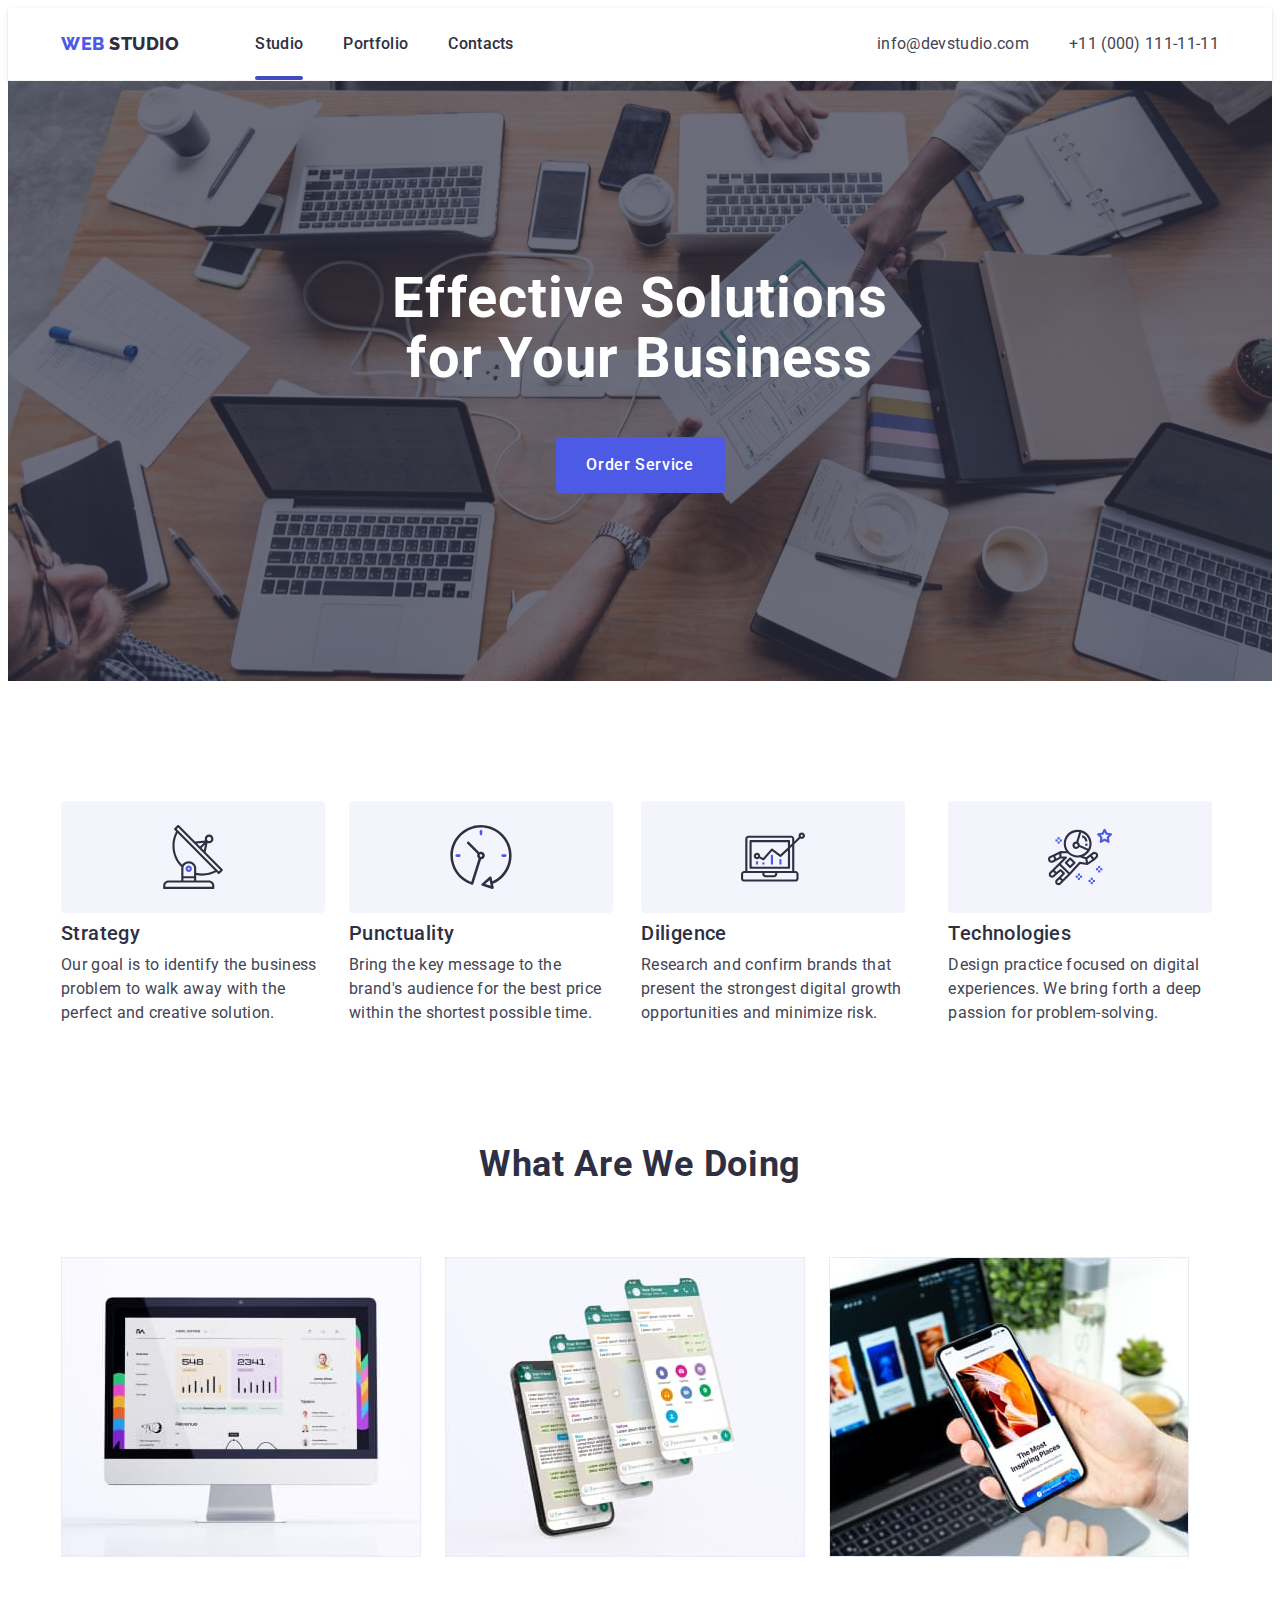
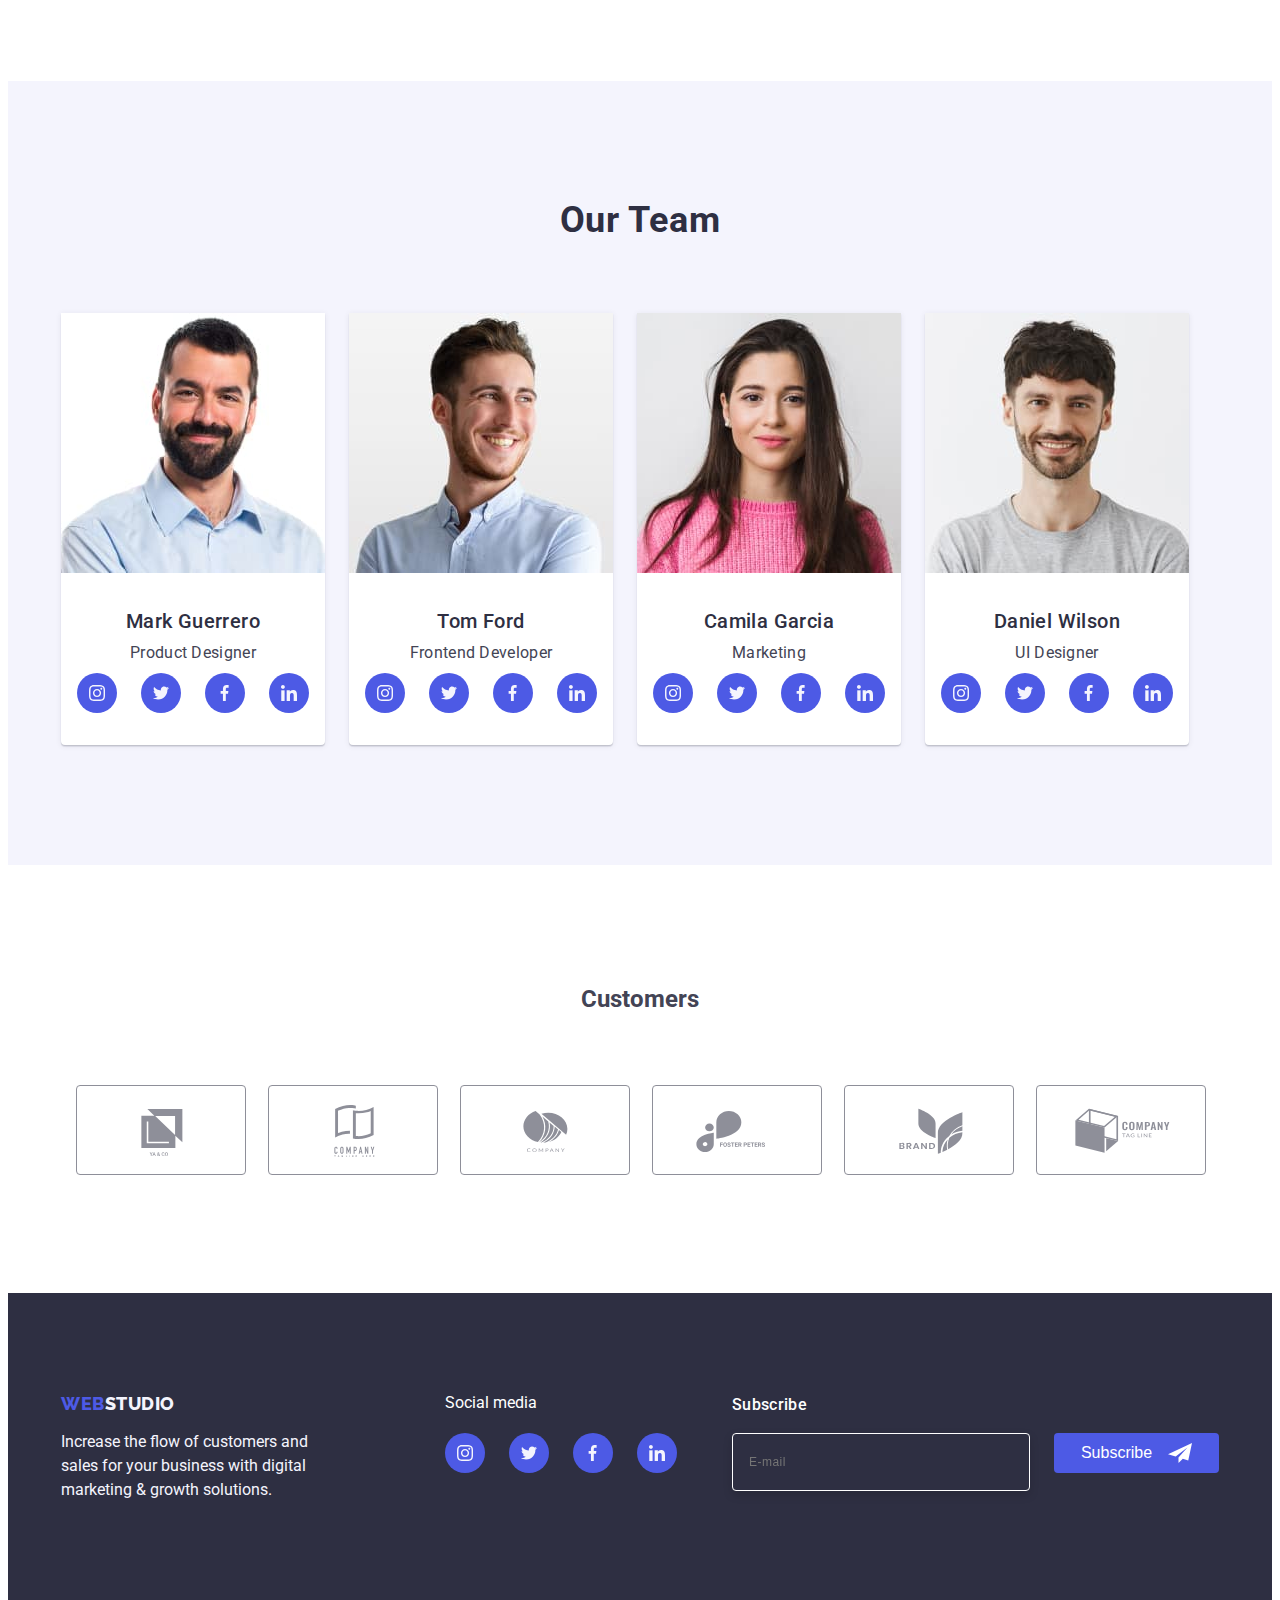
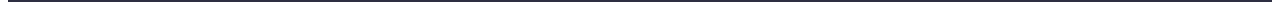
<file: index.html>
<!DOCTYPE html>
<html lang="en">
  <head>
    <meta charset="UTF-8" />
    <meta http-equiv="X-UA-Compatible" content="IE=edge" />
    <meta name="viewport" content="width=device-width, initial-scale=1.0" />
    <title>Studio</title>
    <link rel="preconnect" href="https://fonts.googleapis.com" />
    <link rel="preconnect" href="https://fonts.gstatic.com" crossorigin />
    <link
      href="https://fonts.googleapis.com/css2?family=Raleway:wght@600;800&family=Roboto:wght@400;500;700;900&display=swap"
      rel="stylesheet"
    />
    <link
      rel="stylesheet"
      href="https://cdnjs.cloudflare.com/ajax/libs/modern-normalize/1.1.0/modern-normalize.min.css"
      integrity="sha512-wpPYUAdjBVSE4KJnH1VR1HeZfpl1ub8YT/NKx4PuQ5NmX2tKuGu6U/JRp5y+Y8XG2tV+wKQpNHVUX03MfMFn9Q=="
      crossorigin="anonymous"
      referrerpolicy="no-referrer"
    />
    <link rel="stylesheet" href="./css/styles.css" />
  </head>
  <body>
    <header class="header">
      <div class="container main-nav">
        <nav class="main-nav">
          <a class="header-logo link" href="./index.html"
            >Web <span class="second-color">Studio</span></a
          >
          <ul class="header-site list main-nav">
            <li class="site-nav">
              <a class="menu link" href="./index.html">Studio</a>
            </li>
            <li class="site-nav">
              <a class="link" href="./portfolio.html">Portfolio</a>
            </li>
            <li class="site-nav">
              <a class="link" href="">Contacts</a>
            </li>
          </ul>
        </nav>
        <address class="contacts main-nav">
          <ul class="header-wrap list main-nav">
            <li class="site-nav">
              <a class="link" href="mailto:info@devstudio.com"
                >info@devstudio.com</a
              >
            </li>
            <li class="site-nav">
              <a class="link" href="tel:+110001111111">+11 (000) 111-11-11</a>
            </li>
          </ul>
        </address>
      </div>
    </header>
    <main>
      <!-- Section 1 -->
      <section class="section-info">
        <h1 class="caption">Effective Solutions for Your Business</h1>
        <button class="main-button" type="button" data-modal-open>
          Order Service
        </button>
      </section>
      <!-- Section 2 -->
      <section class="section-items">
        <div class="container main-nav">
          <h2 class="hidden-caption" hidden>Priority</h2>
          <ul class="section-features list">
            <li class="features-list">
              <div class="icon">
                <svg class="features-icon" width="64" height="64">
                  <use href="./images/icons.svg/sprite.svg#icon-antenna"></use>
                </svg>
              </div>
              <h3 class="subtitle">Strategy</h3>
              <p class="features">
                Our goal is to identify the business problem to walk away with
                the perfect and creative solution.
              </p>
            </li>

            <li class="features-list">
              <div class="icon">
                <svg class="features-icon" width="64" height="64">
                  <use href="./images/icons.svg/sprite.svg#icon-clock"></use>
                </svg>
              </div>
              <h3 class="subtitle">Punctuality</h3>
              <p class="features">
                Bring the key message to the brand's audience for the best price
                within the shortest possible time.
              </p>
            </li>

            <li class="features-list">
              <div class="icon">
                <svg class="features-icon" width="64" height="64">
                  <use href="./images/icons.svg/sprite.svg#icon-diagram"></use>
                </svg>
              </div>
              <h3 class="subtitle">Diligence</h3>
              <p class="features">
                Research and confirm brands that present the strongest digital
                growth opportunities and minimize risk.
              </p>
            </li>

            <li class="features-list">
              <div class="icon">
                <svg class="features-icon" width="64" height="64">
                  <use
                    href="./images/icons.svg/sprite.svg#icon-astronaut"
                  ></use>
                </svg>
              </div>
              <h3 class="subtitle">Technologies</h3>
              <p class="features">
                Design practice focused on digital experiences. We bring forth a
                deep passion for problem-solving.
              </p>
            </li>
          </ul>
        </div>
      </section>

      <!-- Section 3 -->
      <section class="section-about">
        <div class="container">
          <h2 class="secondary-caption">What are we doing</h2>
          <ul class="photo list">
            <li class="about-photo">
              <img
                src="./images/img-1.jpg"
                alt="computer-work"
                width="360"
                height="300"
              />
            </li>

            <li class="about-photo">
              <img
                src="./images/img-2.jpg"
                alt="applications"
                width="360"
                height="300"
              />
            </li>

            <li class="about-photo">
              <img
                src="./images/img-3.jpg"
                alt="computer-and-phone"
                width="360"
                height="300"
              />
            </li>
          </ul>
        </div>
      </section>

      <!-- Section 4 -->
      <section class="background-light">
        <div class="container">
          <h2 class="secondary-caption">Our Team</h2>
          <ul class="team-images list">
            <li class="team-list">
              <img
                class="photo-list"
                src="./images/team-card-1.jpg"
                alt="worker-1"
                width="264"
                height="260"
              />
              <div class="team-info">
                <h3 class="subtitle">Mark Guerrero</h3>
                <p class="position">Product Designer</p>
                <ul class="icon-info list">
                  <li>
                    <a href="" class="icon-list">
                      <svg class="social-icon" width="16" height="16">
                        <use
                          href="./images/icons.svg/sprite.svg#icon-instagram"
                        ></use>
                      </svg>
                    </a>
                  </li>
                  <li>
                    <a href="" class="icon-list">
                      <svg class="social-icon" width="16" height="16">
                        <use
                          href="./images/icons.svg/sprite.svg#icon-twitter"
                        ></use>
                      </svg>
                    </a>
                  </li>
                  <li>
                    <a href="" class="icon-list">
                      <svg class="social-icon" width="16" height="16">
                        <use
                          href="./images/icons.svg/sprite.svg#icon-facebook"
                        ></use>
                      </svg>
                    </a>
                  </li>
                  <li>
                    <a href="" class="icon-list">
                      <svg class="social-icon" width="16" height="16">
                        <use
                          href="./images/icons.svg/sprite.svg#icon-linkedin"
                        ></use>
                      </svg>
                    </a>
                  </li>
                </ul>
              </div>
            </li>

            <li class="team-list">
              <img
                class="photo-list"
                src="./images/team-card-2.jpg"
                alt="worker-2"
                width="264"
                height="260"
              />
              <div class="team-info">
                <h3 class="subtitle">Tom Ford</h3>
                <p class="position">Frontend Developer</p>
                <ul class="icon-info list">
                  <li>
                    <a href="" class="icon-list">
                      <svg class="social-icon" width="16" height="16">
                        <use
                          href="./images/icons.svg/sprite.svg#icon-instagram"
                        ></use>
                      </svg>
                    </a>
                  </li>
                  <li>
                    <a href="" class="icon-list">
                      <svg class="social-icon" width="16" height="16">
                        <use
                          href="./images/icons.svg/sprite.svg#icon-twitter"
                        ></use>
                      </svg>
                    </a>
                  </li>
                  <li>
                    <a href="" class="icon-list">
                      <svg class="social-icon" width="16" height="16">
                        <use
                          href="./images/icons.svg/sprite.svg#icon-facebook"
                        ></use>
                      </svg>
                    </a>
                  </li>
                  <li>
                    <a href="" class="icon-list">
                      <svg class="social-icon" width="16" height="16">
                        <use
                          href="./images/icons.svg/sprite.svg#icon-linkedin"
                        ></use>
                      </svg>
                    </a>
                  </li>
                </ul>
              </div>
            </li>

            <li class="team-list">
              <img
                class="photo-list"
                src="./images/team-card-3.jpg"
                alt="worker-3"
                width="264"
                height="260"
              />
              <div class="team-info">
                <h3 class="subtitle">Camila Garcia</h3>
                <p class="position">Marketing</p>
                <ul class="icon-info list">
                  <li>
                    <a href="" class="icon-list">
                      <svg class="social-icon" width="16" height="16">
                        <use
                          href="./images/icons.svg/sprite.svg#icon-instagram"
                        ></use>
                      </svg>
                    </a>
                  </li>
                  <li>
                    <a href="" class="icon-list">
                      <svg class="social-icon" width="16" height="16">
                        <use
                          href="./images/icons.svg/sprite.svg#icon-twitter"
                        ></use>
                      </svg>
                    </a>
                  </li>
                  <li>
                    <a href="" class="icon-list">
                      <svg class="social-icon" width="16" height="16">
                        <use
                          href="./images/icons.svg/sprite.svg#icon-facebook"
                        ></use>
                      </svg>
                    </a>
                  </li>
                  <li>
                    <a href="" class="icon-list">
                      <svg class="social-icon" width="16" height="16">
                        <use
                          href="./images/icons.svg/sprite.svg#icon-linkedin"
                        ></use>
                      </svg>
                    </a>
                  </li>
                </ul>
              </div>
            </li>

            <li class="team-list">
              <img
                class="photo-list"
                src="./images/team-card-4.jpg"
                alt="worker-4"
                width="264"
                height="260"
              />
              <div class="team-info">
                <h3 class="subtitle">Daniel Wilson</h3>
                <p class="position">UI Designer</p>
                <ul class="icon-info list">
                  <li>
                    <a href="" class="icon-list">
                      <svg class="social-icon" width="16" height="16">
                        <use
                          href="./images/icons.svg/sprite.svg#icon-instagram"
                        ></use>
                      </svg>
                    </a>
                  </li>
                  <li>
                    <a href="" class="icon-list">
                      <svg class="social-icon" width="16" height="16">
                        <use
                          href="./images/icons.svg/sprite.svg#icon-twitter"
                        ></use>
                      </svg>
                    </a>
                  </li>
                  <li>
                    <a href="" class="icon-list">
                      <svg class="social-icon" width="16" height="16">
                        <use
                          href="./images/icons.svg/sprite.svg#icon-facebook"
                        ></use>
                      </svg>
                    </a>
                  </li>
                  <li>
                    <a href="" class="icon-list">
                      <svg class="social-icon" width="16" height="16">
                        <use
                          href="./images/icons.svg/sprite.svg#icon-linkedin"
                        ></use>
                      </svg>
                    </a>
                  </li>
                </ul>
              </div>
            </li>
          </ul>
        </div>
      </section>

      <!-- Section 5 -->
      <section class="section-emblem">
        <div class="container">
          <h2 class="customers">Customers</h2>
          <ul class="emblem list">
            <li class="emblem-list">
              <a href="" class="icon-link">
                <svg class="emblem-img" width="104" height="56">
                  <use
                    href="./images/icons.svg/sprite.svg#icon-Logo-1"
                    class="icon-emblem"
                  ></use>
                </svg>
              </a>
            </li>
            <li class="emblem-list">
              <a href="" class="icon-link">
                <svg class="emblem-img" width="104" height="56">
                  <use
                    href="./images/icons.svg/sprite.svg#icon-Logo-2"
                    class="icon-emblem"
                  ></use>
                </svg>
              </a>
            </li>
            <li class="emblem-list">
              <a href="" class="icon-link">
                <svg class="emblem-img" width="104" height="56">
                  <use
                    href="./images/icons.svg/sprite.svg#icon-Logo-3"
                    class="icon-emblem"
                  ></use>
                </svg>
              </a>
            </li>
            <li class="emblem-list">
              <a href="" class="icon-link">
                <svg class="emblem-img" width="104" height="56">
                  <use
                    href="./images/icons.svg/sprite.svg#icon-Logo-4"
                    class="icon-emblem"
                  ></use>
                </svg>
              </a>
            </li>
            <li class="emblem-list">
              <a href="" class="icon-link">
                <svg class="emblem-img" width="104" height="56">
                  <use
                    href="./images/icons.svg/sprite.svg#icon-Logo-5"
                    class="icon-emblem"
                  ></use>
                </svg>
              </a>
            </li>
            <li class="emblem-list">
              <a href="" class="icon-link">
                <svg class="emblem-img" width="104" height="56">
                  <use
                    href="./images/icons.svg/sprite.svg#icon-Logo-6"
                    class="icon-emblem"
                  ></use>
                </svg>
              </a>
            </li>
          </ul>
        </div>
      </section>
    </main>
    <!-- Footer -->
    <footer class="footer">
      <div class="container footer-nav">
        <div>
          <a class="footer-logo link" href="./index.html"
            >Web <span class="second-col">Studio</span></a
          >
          <p class="description">
            Increase the flow of customers and sales for your business with
            digital marketing & growth solutions.
          </p>
        </div>
        <!-- social media -->
        <div class="social-media">
          <p class="footer-social">Social media</p>
          <ul class="icon-info list">
            <li>
              <a href="" class="icon-footer">
                <svg class="media-icon" width="16" height="16">
                  <use
                    href="./images/icons.svg/sprite.svg#icon-instagram"
                  ></use>
                </svg>
              </a>
            </li>
            <li>
              <a href="" class="icon-footer">
                <svg class="media-icon" width="16" height="16">
                  <use href="./images/icons.svg/sprite.svg#icon-twitter"></use>
                </svg>
              </a>
            </li>
            <li>
              <a href="" class="icon-footer">
                <svg class="media-icon" width="16" height="16">
                  <use href="./images/icons.svg/sprite.svg#icon-facebook"></use>
                </svg>
              </a>
            </li>
            <li>
              <a href="" class="icon-footer">
                <svg class="media-icon" width="16" height="16">
                  <use href="./images/icons.svg/sprite.svg#icon-linkedin"></use>
                </svg>
              </a>
            </li>
          </ul>
        </div>
        <!-- Subscribe -->
        <form>
          <p class="subscribe">Subscribe</p>
          <div class="subscr-wrapper">
            <input
              type="email"
              class="input-subscribe"
              name="user_email"
              placeholder="E-mail"
            />
            <span class="footer-submit">
              <button type="submit" class="subscribe-btn">
                Subscribe
                <svg class="icon-subscribe" width="24" height="24">
                  <use
                    href="./images/icons.svg/sprite.svg#icon-icon-send"
                    class="icon-sbscr"
                  ></use>
                </svg>
              </button>
            </span>
          </div>
        </form>
      </div>
    </footer>
    <!-- Modal window -->
    <div class="backdrop is-hidden" data-modal>
      <div class="modal">
        <button data-modal-close class="modal-button" type="button">
          <svg class="close-btn" width="8px" height="8px">
            <use href="./images/icons.svg/sprite.svg#icon-close-btn"></use>
          </svg>
        </button>
        <!-- Modal Form -->
        <form class="modal-form">
          <p class="modal-header">
            Leave your contacts and we will call you back
          </p>
          <label class="modal-text-form">
            <span class="modal-form-desc">Name</span>
            <span class="modal-span">
              <input
                type="text"
                class="modal-field-form"
                name="user_name"
                required
                pattern="^[a-zA-Zа-яА-ЯіІїЇ]+$"
                minlength="2"
              />
              <svg class="modal-icons" width="18" height="24">
                <use
                  href="./images/icons.svg/sprite.svg#icon-person"
                  class="modal-svg"
                ></use>
              </svg>
            </span>
          </label>

          <label class="modal-text-form">
            <span class="modal-form-desc">Phone</span>
            <span class="modal-span">
              <input
                type="tel"
                class="modal-field-form"
                name="user_phone"
                required
                pattern="[0-9{3}-[0-9]{3}-[0-9]{2}-[0-9]{2}"
                title="xxx-xxx-xx-xx"
              />
              <svg class="modal-icons" width="18" height="24">
                <use
                  href="./images/icons.svg/sprite.svg#icon-phone"
                  class="modal-svg"
                ></use>
              </svg>
            </span>
          </label>

          <label class="modal-text-form">
            <span class="modal-form-desc">Email</span>
            <span class="modal-span">
              <input type="email" class="modal-field-form" name="user_email" />
              <svg class="modal-icons" width="18" height="24">
                <use
                  href="./images/icons.svg/sprite.svg#icon-email"
                  class="modal-svg"
                ></use>
              </svg>
            </span>
          </label>

          <label class="modal-text-form">
            <span class="modal-form-desc">Comment</span>
            <textarea
              name="user_message"
              class="modal-form-comment"
              placeholder="Text input"
            ></textarea>
          </label>

          <input
            id="user-policy"
            type="checkbox"
            class="modal-form-check"
            name="user_policy"
          />
          <label for="user-policy" class="modal-form-policy"
            >I accept the terms and conditions of the&nbsp;
            <a href="" class="modal-text-link">Privacy Policy</a>
          </label>
          <button type="submit" class="modal-btn">Send</button>
        </form>
      </div>
    </div>
    <script src="./js/modal.js"></script>
  </body>
</html>
</file>
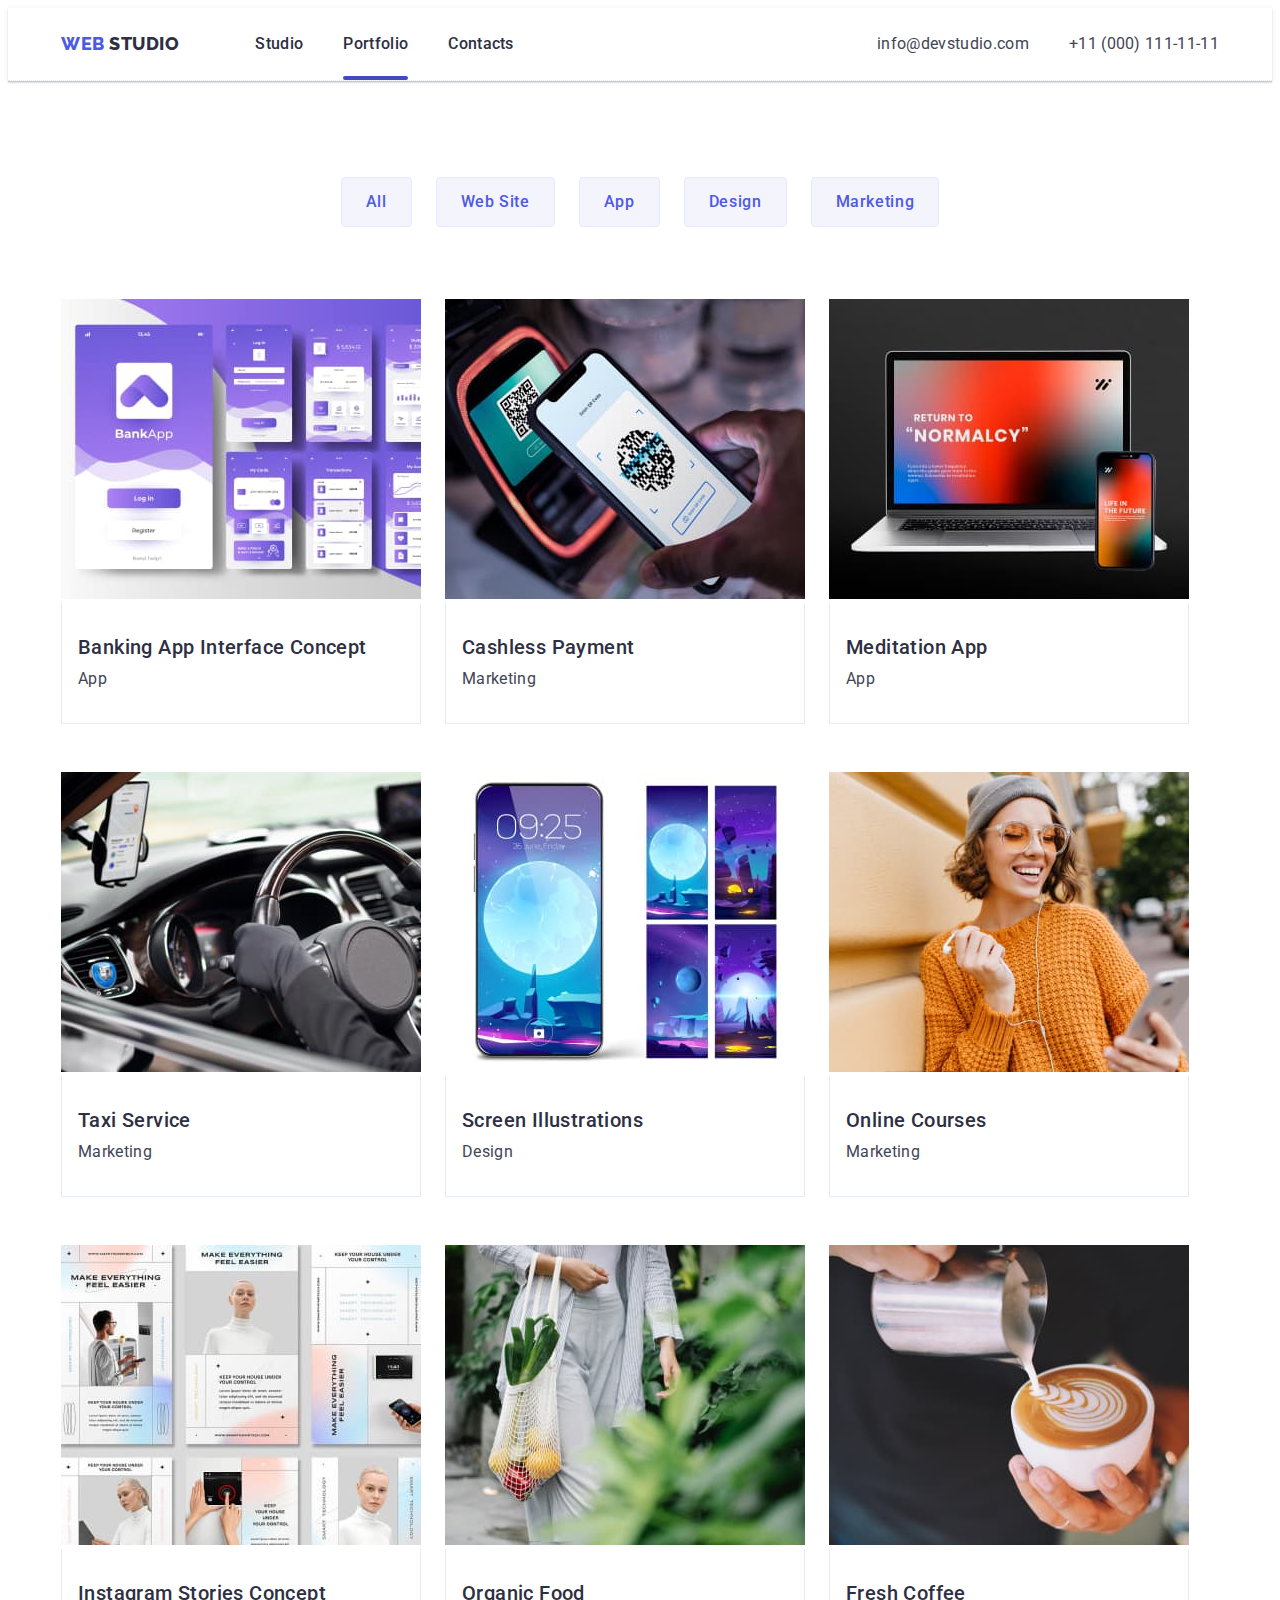
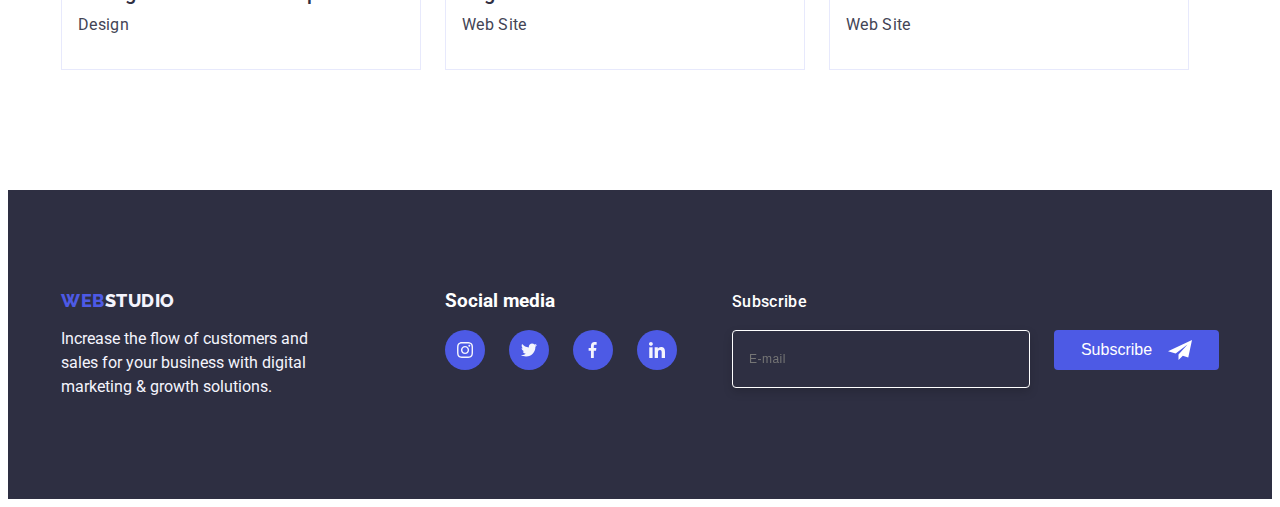
<file: portfolio.html>
<!DOCTYPE html>
<html lang="en">
  <head>
    <meta charset="UTF-8" />
    <meta http-equiv="X-UA-Compatible" content="IE=edge" />
    <meta name="viewport" content="width=device-width, initial-scale=1.0" />
    <title>Portfolio</title>
    <link rel="preconnect" href="https://fonts.googleapis.com" />
    <link rel="preconnect" href="https://fonts.gstatic.com" crossorigin />
    <link
      href="https://fonts.googleapis.com/css2?family=Raleway:wght@600;800&family=Roboto:wght@400;500;700;900&display=swap"
      rel="stylesheet"
    />
    <link
      rel="stylesheet"
      href="https://cdnjs.cloudflare.com/ajax/libs/modern-normalize/1.1.0/modern-normalize.min.css"
      integrity="sha512-wpPYUAdjBVSE4KJnH1VR1HeZfpl1ub8YT/NKx4PuQ5NmX2tKuGu6U/JRp5y+Y8XG2tV+wKQpNHVUX03MfMFn9Q=="
      crossorigin="anonymous"
      referrerpolicy="no-referrer"
    />
    <link rel="stylesheet" href="./css/styles.css" />
  </head>
  <body>
    <header class="header">
      <div class="container main-nav">
        <nav class="main-nav">
          <a class="header-logo link" href="./index.html"
            >Web <span class="second-color">Studio</span></a
          >
          <ul class="header-site list main-nav">
            <li class="site-nav">
              <a class="link" href="./index.html">Studio</a>
            </li>
            <li class="site-nav">
              <a class="menu link" href="./portfolio.html">Portfolio</a>
            </li>
            <li class="site-nav"><a class="link" href="">Contacts</a></li>
          </ul>
        </nav>
        <address class="contacts main-nav">
          <ul class="header-wrap list main-nav">
            <li class="site-nav">
              <a class="link" href="mailto:info@devstudio.com"
                >info@devstudio.com</a
              >
            </li>
            <li class="site-nav">
              <a class="link" href="tel:110001111111">+11 (000) 111-11-11</a>
            </li>
          </ul>
        </address>
      </div>
    </header>

    <main>
      <!-- Section -->
      <section class="section-portfolio">
        <div class="container">
          <h1 hidden>Sections</h1>
          <ul class="section-button list button-nav">
            <li class="button-list">
              <button class="secondary-button" type="button">All</button>
            </li>
            <li class="button-list">
              <button class="secondary-button" type="button">Web Site</button>
            </li>
            <li class="button-list">
              <button class="secondary-button" type="button">App</button>
            </li>
            <li class="button-list">
              <button class="secondary-button" type="button">Design</button>
            </li>
            <li class="button-list">
              <button class="secondary-button" type="button">Marketing</button>
            </li>
          </ul>

          <!-- Photo list 1 -->
          <ul class="work-images list second-nav">
            <li class="photo-list">
              <a class="about-photo link" href="">
                <div class="photo-list-wrapper">
                  <img
                    class="photo-item"
                    src="./images/picture-app-1.jpg"
                    alt="banking app"
                    width="360"
                    height="300"
                  />
                  <p class="overlay">
                    14 Stylish and User-Friendly App Design Concepts · Task
                    Manager App · Calorie Tracker App · Exotic Fruit Ecommerce
                    App · Cloud Storage App
                  </p>
                </div>
                <div class="features-info">
                  <h2 class="main-features">Banking App Interface Concept</h2>
                  <p class="item">App</p>
                </div>
              </a>
            </li>

            <li class="photo-list">
              <a class="about-photo link" href="">
                <div class="photo-list-wrapper">
                  <img
                    class="photo-item"
                    src="./images/picture-app-2.jpg"
                    alt="cashless payment"
                    width="360"
                    height="300"
                  />
                  <p class="overlay">
                    14 Stylish and User-Friendly App Design Concepts · Task
                    Manager App · Calorie Tracker App · Exotic Fruit Ecommerce
                    App · Cloud Storage App
                  </p>
                </div>
                <div class="features-info">
                  <h2 class="main-features">Cashless Payment</h2>
                  <p class="item">Marketing</p>
                </div>
              </a>
            </li>

            <li class="photo-list">
              <a class="about-photo link" href="">
                <div class="photo-list-wrapper">
                  <img
                    class="photo-item"
                    src="./images/picture-app-3.jpg"
                    alt="meditation app"
                    width="360"
                    height="300"
                  />
                  <p class="overlay">
                    14 Stylish and User-Friendly App Design Concepts · Task
                    Manager App · Calorie Tracker App · Exotic Fruit Ecommerce
                    App · Cloud Storage App
                  </p>
                </div>
                <div class="features-info">
                  <h2 class="main-features">Meditation App</h2>
                  <p class="item">App</p>
                </div>
              </a>
            </li>
            <!-- Photo list 2 -->
            <li class="photo-list">
              <a class="about-photo link" href="">
                <div class="photo-list-wrapper">
                  <img
                    class="photo-item"
                    src="./images/picture-app-4.jpg"
                    alt="taxi service"
                    width="360"
                    height="300"
                  />
                  <p class="overlay">
                    14 Stylish and User-Friendly App Design Concepts · Task
                    Manager App · Calorie Tracker App · Exotic Fruit Ecommerce
                    App · Cloud Storage App
                  </p>
                </div>
                <div class="features-info">
                  <h2 class="main-features">Taxi Service</h2>
                  <p class="item">Marketing</p>
                </div>
              </a>
            </li>
            <li class="photo-list">
              <a class="about-photo link" href="">
                <div class="photo-list-wrapper">
                  <img
                    class="photo-item"
                    src="./images/picture-app-5.jpg"
                    alt="screen illustrations"
                    width="360"
                    height="300"
                  />
                  <p class="overlay">
                    14 Stylish and User-Friendly App Design Concepts · Task
                    Manager App · Calorie Tracker App · Exotic Fruit Ecommerce
                    App · Cloud Storage App
                  </p>
                </div>
                <div class="features-info">
                  <h2 class="main-features">Screen Illustrations</h2>
                  <p class="item">Design</p>
                </div>
              </a>
            </li>
            <li class="photo-list">
              <a class="about-photo link" href="">
                <div class="photo-list-wrapper">
                  <img
                    class="photo-item"
                    src="./images/picture-app-6.jpg"
                    alt="online courses"
                    width="360"
                    height="300"
                  />
                  <p class="overlay">
                    14 Stylish and User-Friendly App Design Concepts · Task
                    Manager App · Calorie Tracker App · Exotic Fruit Ecommerce
                    App · Cloud Storage App
                  </p>
                </div>
                <div class="features-info">
                  <h2 class="main-features">Online Courses</h2>
                  <p class="item">Marketing</p>
                </div>
              </a>
            </li>
            <!-- Photo list 3 -->
            <li class="photo-list">
              <a class="about-photo link" href="">
                <div class="photo-list-wrapper">
                  <img
                    class="photo-item"
                    src="./images/picture-app-7.jpg"
                    alt="instagram stories concept"
                    width="360"
                    height="300"
                  />
                  <p class="overlay">
                    14 Stylish and User-Friendly App Design Concepts · Task
                    Manager App · Calorie Tracker App · Exotic Fruit Ecommerce
                    App · Cloud Storage App
                  </p>
                </div>
                <div class="features-info">
                  <h2 class="main-features">Instagram Stories Concept</h2>
                  <p class="item">Design</p>
                </div>
              </a>
            </li>
            <li class="photo-list">
              <a class="about-photo link" href="">
                <div class="photo-list-wrapper">
                  <img
                    class="photo-item"
                    src="./images/picture-app-8.jpg"
                    alt="organic food"
                    width="360"
                    height="300"
                  />
                  <p class="overlay">
                    14 Stylish and User-Friendly App Design Concepts · Task
                    Manager App · Calorie Tracker App · Exotic Fruit Ecommerce
                    App · Cloud Storage App
                  </p>
                </div>
                <div class="features-info">
                  <h2 class="main-features">Organic Food</h2>
                  <p class="item">Web Site</p>
                </div>
              </a>
            </li>
            <li class="photo-list">
              <a class="about-photo link" href="">
                <div class="photo-list-wrapper">
                  <img
                    class="photo-item"
                    src="./images/picture-app-9.jpg"
                    alt="fresh coffee"
                    width="360"
                    height="300"
                  />
                  <p class="overlay">
                    14 Stylish and User-Friendly App Design Concepts · Task
                    Manager App · Calorie Tracker App · Exotic Fruit Ecommerce
                    App · Cloud Storage App
                  </p>
                </div>
                <div class="features-info">
                  <h2 class="main-features">Fresh Coffee</h2>
                  <p class="item">Web Site</p>
                </div>
              </a>
            </li>
          </ul>
        </div>
      </section>
    </main>
    <!-- Footer -->
    <footer class="footer">
      <div class="container footer-nav">
        <div>
          <a class="footer-logo link" href="./index.html"
            >Web <span class="second-col">Studio</span></a
          >
          <p class="description">
            Increase the flow of customers and sales for your business with
            digital marketing & growth solutions.
          </p>
        </div>
        <!-- social media -->
        <div class="social-media">
          <h3 class="footer-social">Social media</h3>
          <ul class="icon-info list">
            <li>
              <a href="" class="icon-footer">
                <svg class="media-icon" width="16" height="16">
                  <use
                    href="./images/icons.svg/sprite.svg#icon-instagram"
                  ></use>
                </svg>
              </a>
            </li>
            <li>
              <a href="" class="icon-footer">
                <svg class="media-icon" width="16" height="16">
                  <use href="./images/icons.svg/sprite.svg#icon-twitter"></use>
                </svg>
              </a>
            </li>
            <li>
              <a href="" class="icon-footer">
                <svg class="media-icon" width="16" height="16">
                  <use href="./images/icons.svg/sprite.svg#icon-facebook"></use>
                </svg>
              </a>
            </li>
            <li>
              <a href="" class="icon-footer">
                <svg class="media-icon" width="16" height="16">
                  <use href="./images/icons.svg/sprite.svg#icon-linkedin"></use>
                </svg>
              </a>
            </li>
          </ul>
        </div>
        <!-- Subscribe -->
        <form>
          <p class="subscribe">Subscribe</p>
          <div class="subscr-wrapper">
            <input
              type="email"
              class="input-subscribe"
              name="user_email"
              placeholder="E-mail"
            />
            <span class="footer-submit">
              <button type="submit" class="subscribe-btn">
                Subscribe
                <svg class="icon-subscribe" width="24" height="24">
                  <use
                    href="./images/icons.svg/sprite.svg#icon-icon-send"
                    class="icon-sbscr"
                  ></use>
                </svg>
              </button>
            </span>
          </div>
        </form>
      </div>
    </footer>
  </body>
</html>
</file>
<file: css/styles.css>
:root {
    --primary-text-color: #434455;
    --title-text-color: #2E2F42;
    --caption-text-color: #FFFFFF;
    --border-portfolio-color: #E7E9FC;
    --hover-focus-color: #4D5AE5;
}

body {
    font-family: "Roboto", sans-serif;
    color: var(--primary-text-color);
    background-color: #FFFFFF;
}

h1,
h2,
h3,
h4,
h5,
h6 {
    margin: 0;
}

ul{
    margin: 0;
}

p{
    margin: 0;
}

/* Header */

.header{
    border-bottom-width: 1px;
    border-bottom-style: dotted;
    border-bottom-color: #E7E9FC;
    box-shadow: 0px 2px 1px rgba(46, 47, 66, 0.08), 0px 1px 1px rgba(46, 47, 66, 0.16), 0px 1px 6px rgba(46, 47, 66, 0.08);
}

.header-logo {
    font-family: 'Raleway', sans-serif;
    letter-spacing: 0.03em;
    text-transform: uppercase;
    font-weight: 800;
    font-size: 18px;
    line-height: 1.17;
    color: #4D5AE5;
    margin-right: 76px;
}

.second-color {
    letter-spacing: 0.03em;
    text-transform: uppercase;
    color: #2E2F42;
}

.menu{
    position: relative;
}

.menu::after{
    content: "";
    display: block;
    position: absolute;
    left: 0;
    bottom: 0;
    width: 100%;
    height: 4px;
    background-color: #404BBF;
    border-radius: 2px;
    opacity: 1;

    transition: opacity 250ms cubic-bezier(0.4, 0, 0.2, 1);
}

.menu:hover::after,
.menu:focus::after{
    opacity: 1;
    transition: opacity, 250ms, cubic-bezier(0.4, 0, 0.2, 1);
}


/* List */
.list {
    list-style: none;
    padding: 0;
    margin: 0;
}

.link {
    text-decoration: none;
}

/* Header site */

.container{
    width: 1158px;
    padding-left: 15px;
    padding-right: 15px;
    margin: 0 auto;
}

.main-nav{
    display: flex;
    align-items: center;
}


.header-site{
    display: flex;
    flex-direction: row;
}

.header-site .link {
    display: block;
    font-weight: 500;
    font-size: 16px;
    line-height: 1.5;
    letter-spacing: 0.02em;
    color: #2e2f42;
    padding-top: 24px;
    padding-bottom: 24px;

    transition: color 250ms cubic-bezier(0.4, 0, 0.2, 1);
}

.header-site .link:hover, .header-site .link:focus {
    color: #404bbf;
}

.site-nav:not(:last-child){
    margin-right: 40px;
}

/* Header-wrap */
.contacts {
    font-style: normal;
    margin-left: auto;
}

.header-wrap{
    display: flex;
    flex-direction: row;
}

.header-wrap .link {
    font-weight: 400;
    font-size: 16px;
    line-height: 1.5;
    letter-spacing: 0.02em;
    color: var(--primary-text-color);
}

.header-wrap .link:hover, .header-wrap .link:focus {
    color: #404bbf;
}

/* Section 1 caption */
.section-info {
    background-color: #2E2F42;
    text-align: center;
    padding-top: 188px;
    padding-bottom: 188px;

    background-image: linear-gradient(rgba(46, 47, 66, 0.7), rgba(46, 47, 66, 0.7)), url(../images/people-office.jpg);
    background-size: cover;
    max-width: 1440px;
}

.caption {
    margin-bottom: 48px;
    margin-left: auto;
    margin-right: auto;
    width: 496px;
    font-weight: 700;
    font-size: 56px;
    line-height: 1.07;
    text-align: center;
    letter-spacing: 0.02em;
    color: var(--caption-text-color);
}


/* Section 2 subtitle */

.section-items{
    padding-top: 120px;
    padding-bottom: 120px;
}

.subtitle {
    font-weight: 500;
    font-size: 20px;
    line-height: 1.2;
    letter-spacing: 0.02em;
    color: var(--title-text-color);
    margin-bottom: 8px;
}

.icon{
    display: flex;
    justify-content: center;
    align-items: center;
    width: 264px;
    height: 112px;
    background: #F4F4FD;
    border-radius: 4px;
    margin-bottom: 8px;
}

.section-features{
    display: flex;
    gap: 24px;
}

.features {
    font-weight: 400;
    font-size: 16px;
    line-height: 1.5;
    letter-spacing: 0.02em;
    padding: 0;
    margin: 0;
}

.features:not(:last-child){
    margin-right: 24px;
}

/* Section 3 */

.section-about{
    padding-top: 0;
    padding-bottom: 120px;
}

.secondary-caption {
    min-width: 323px;
    padding: 0;
    margin-top: 120px;
    margin-bottom: 72px;
    margin-left: auto;
    margin-right: auto;
    font-weight: 700;
    font-size: 36px;
    line-height: 1.11;
    text-align: center;
    letter-spacing: 0.02em;
    text-transform: capitalize;
    color: var(--title-text-color);     
}

.photo{
    display: flex;
}

.about-photo:not(:last-child){
    margin-right: 24px;
}


/* Section 4 */
.background-light {
    padding-top: 120px;
    padding-bottom: 120px;
    background-color: #F4F4FD;
}

.secondary-caption{
    min-width: 162px;
    margin-top: 0;
    margin-left: auto;
    margin-right: auto;
    margin-bottom: 72px;
}

.team-images{
    display: flex;
}

.team-list {
    background-color: #FFFFFF;
    box-shadow: 0px 1px 6px rgba(46, 47, 66, 0.08), 0px 1px 1px rgba(46, 47, 66, 0.16), 0px 2px 1px rgba(46, 47, 66, 0.08);
    border-radius: 0px 0px 4px 4px;
}

.team-list:not(:last-child){
    margin-right: 24px;
}

.position {
    font-weight: 400;
    font-size: 16px;
    line-height: 1.5;
    letter-spacing: 0.02em;
    margin-bottom: 8px;
}

.team-info{
    padding-top: 32px;
    padding-bottom: 32px;
    margin-left: auto;
    margin-right: auto;
    text-align: center;
}

.icon-info{
    display: flex;
    justify-content: center;
    gap: 24px;
}

.icon-list{
    display: flex;
    justify-content: center;
    align-items: center;
    width: 40px;
    height: 40px;
    border-radius: 50%;
    background-color: #4D5AE5;

    transition: background-color 250ms cubic-bezier(0.4, 0, 0.2, 1);
}

.icon-list:hover, .icon-list:focus{
    background-color: #404BBF;
}


/* Section 5 */

.section-emblem{
    padding-top: 120px;
    padding-bottom: 120px;
}

.customers{
    min-width: 183px;
    text-align: center;
    margin-bottom: 72px;
}

.emblem{
    display: flex;
    justify-content: center;
    gap: 24px;
}

.emblem-list{
    width: 168px;
    height: 88px;
}

.icon-link{
    display: flex;
    justify-content: center;
    align-items: center;
    width: 100%;
    height: 100%;
    border: 1px solid #8E8F99;
    border-radius: 4px;
    fill: #8E8F99;

    transition: fill 250ms cubic-bezier(0.4, 0, 0.2, 1), border-color 250ms cubic-bezier(0.4, 0, 0.2, 1);
}

.emblem-img{
    color: currentColor;
}

.icon-link:hover, .icon-link:focus{
    fill: #404BBF;
    border-color: #404BBF;
}
/* ...................Footer........ */

.footer{
    padding-top: 100px;
    padding-bottom: 100px;
    background-color: #2E2F42;
}

.description {
    width: 264px;
    font-size: 16px;
    line-height: 1.5;
    color: #F4F4FD;
    margin-top: 16px;
    margin-bottom: 0;
}

.footer-logo {
    display: flex;
    min-width: 44px;
    font-family: 'Raleway', sans-serif;
    font-weight: 800;
    font-size: 18px;
    line-height: 1.17;
    letter-spacing: 0.03em;
    text-transform: uppercase;
    color: #4D5AE5;
}

.second-col {
    min-width: 71px;
    letter-spacing: 0.03em;
    text-transform: uppercase;
    color: #F4F4FD;
}

.footer-nav{
    display: flex;
    
}

/* .............Social media............... */
.social-media{
    margin-left: 120px;
    margin-right: auto;
}

.footer-social{
    color: #FFFFFF;
    min-width: 96px;
    height: 24px;
    margin-bottom: 16px;
}

.icon-footer{
    display: flex;
    justify-content: center;
    align-items: center;
    width: 40px;
    height: 40px;
    border-radius: 50%;
    background-color: #4D5AE5;

    transition: background-color 250ms cubic-bezier(0.4, 0, 0.2, 1), width 250ms cubic-bezier(0.4, 0, 0.2, 1), height 250ms cubic-bezier(0.4, 0, 0.2, 1);
}

.icon-footer:hover, .icon-footer:focus{
    background: #31D0AA;
}

.media-icon:hover, .media-icon:focus{
    width: 24px;
    height: 24px;
}

/* Subscribe */
.subscribe{
    font-weight: 500;
    font-size: 16px;
    line-height: 1.5;
    letter-spacing: 0.02em;
    margin-bottom: 16px;
    color: #FFFFFF;
}

.subscr-wrapper{
    display: flex;
    flex-direction: row;
    gap: 24px;
}

.input-subscribe{
    min-width: 264px;
    height: 40px;
    border: 1px solid #FFFFFF;
    filter: drop-shadow(0px 4px 4px rgba(0, 0, 0, 0.15));
    border-radius: 4px;
    padding: 8px 16px;
    font-weight: 400;
    font-size: 12px;
    line-height: 2;
    letter-spacing: 0.04em;
    color: #FFFFFF;
    background-color: #2E2F42;
    outline: none;
}

.subscribe-btn{
    display: flex;
    justify-content: center;
    align-items: center;
    min-width: 165px;
    height: 40px;
    font-weight: 500;
    font-size: 16px;
    line-height: 1.5;
    color: #FFFFFF;
    border: none;
    background-color: #4D5AE5;
    border-radius: 4px;
}

.icon-subscribe{
    fill: #FFFFFF;
    margin-left: 16px;
}

/* ............ Modal Window................ */
.backdrop {
    position: fixed;
    top: 0;
    left: 0;
    width: 100%;
    height: 100%;
    background-color: rgba(46, 47, 66, 0.4);
    transition: opacity 250ms cubic-bezier(0.4, 0, 0.2, 1), visibility 250ms cubic-bezier(0.4, 0, 0.2, 1);
}

.backdrop.is-hidden {
    opacity: 0;
    visibility: hidden;
    pointer-events: none;
}

.modal {
    position: absolute;
    top: 50%;
    left: 50%;
    transform: translate(-50%, -50%);
    min-width: 408px;
    min-height: 576px;
    background: #FCFCFC;
    box-shadow: 0px 1px 1px rgba(0, 0, 0, 0.14), 0px 1px 3px rgba(0, 0, 0, 0.12), 0px 2px 1px rgba(0, 0, 0, 0.2);
    border-radius: 4px;
    padding-top: 72px;
    padding-bottom: 24px;
    padding-left: 24px;
    padding-right: 24px;
}

.modal-button {
    position: absolute;
    top: 24px;
    right: 24px;
    display: flex;
    justify-content: center;
    align-items: center;
    width: 24px;
    height: 24px;
    padding: 0;
    border-radius: 50%;
    border: none;
    cursor: pointer;

    transition: background-color 250ms cubic-bezier(0.4, 0, 0.2, 1);
}

.modal-button:active, .modal-button:hover, .modal-button:focus{
    background-color: #404BBF;
}

.close-btn{
    transition: fill 250ms cubic-bezier(0.4, 0, 0.2, 1);
}

.close-btn:hover, .close-btn:focus, .close-btn:active{
    fill: #FFFFFF;
}

/* Modal Form */

.modal-text-form{
    display: flex;
    flex-direction: column;
    margin-bottom: 8px;
}

.modal-form-desc{
    display: block;
    font-weight: 400;
    font-size: 12px;
    line-height: 1.1;
    letter-spacing: 0.04em;
    margin-bottom: 4px;
    color: #8E8F99;
}

.modal-field-form{
    display: block;
    width: 100%;
    height: 40px;
    padding-left: 38px;
    font-size: 12px;
    line-height: 1.1;
    letter-spacing: 0.04em;
    border: 1px solid rgba(46, 47, 66, 0.4);
    border-radius: 4px;
    color: black;

    transition: border-color 250ms cubic-bezier(0.4, 0, 0.2, 1), fill 250ms cubic-bezier(0.4, 0, 0.2, 1);
}

.modal-field-form:focus{
    outline: none;
    border-color: var(--hover-focus-color);
}

.modal-field-form:focus + .modal-icons{
    fill: var(--hover-focus-color);
}

.modal-header{
    font-weight: 500;
    font-size: 16px;
    line-height: 1.5;
    text-align: center;
    letter-spacing: 0.02em;
    margin-bottom: 16px;
    color: #2E2F42;
}

.modal-span{
    display: block;
    position: relative;
}

.modal-icons{
    position: absolute;
    top: 50%;
    left: 16px;
    transform: translateY(-50%);
}

.modal-form-comment::placeholder{
    font-weight: 400;
    font-size: 12px;
    line-height: 1.1;
    letter-spacing: 0.04em;
    color: rgba(46, 47, 66, 0.4);
}

.modal-form-comment{
    width: 100%;
    height: 120px;
    resize: none;
    padding: 8px 16px;
    font-size: 12px;
    line-height: 1.1;
    letter-spacing: 0.04em;
    border: 1px solid rgba(46, 47, 66, 0.4);
    border-radius: 4px;
    color: black;

    transition: border-color 250ms cubic-bezier(0.4, 0, 0.2, 1);
}

.modal-form-comment:focus{
    outline: none;
    border-color: var(--hover-focus-color);
}

.modal-form-policy::before{
    content: "";
    display: block;
    width: 16px;
    height: 16px;
    margin-right: 8px;
    cursor: pointer;
    border: 1px solid rgba(46, 47, 66, 0.4);
    border-radius: 2px;
}

.modal-form-check:checked + .modal-form-policy::before{
    background-color: #404BBF;
    background-image: url(../images/icon-check.svg);
    background-size: contain;
    background-origin: border-box;
    background-repeat: no-repeat;
}

.modal-form-check{
    -webkit-appearance: none;
    -moz-appearance: none;
    appearance: none;
}

.modal-form-policy{
    display: flex;
    align-items: center;
    font-weight: 400;
    font-size: 12px;
    line-height: 1.1;
    letter-spacing: 0.04em;
    margin-bottom: 24px;
    color: #8E8F99;
}

.modal-text-link{
    font-weight: 400;
    font-size: 12px;
    line-height: 1.3;
    letter-spacing: 0.04em;
    text-decoration-line: underline;
    color: #4D5AE5;
}

.modal-btn{
    display: block;
    background-color: #4D5AE5;
    font-family: "Roboto",
            sans-serif;
    font-weight: 500;
    font-size: 16px;
    line-height: 1.5;
    letter-spacing: 0.04em;
    cursor: pointer;
    color: var(--caption-text-color);
    width: 169px;
    height: 56px;
    margin: auto;
    list-style: none;
    border: none;
    border-radius: 4px;
    box-shadow: 0px 4px 4px rgba(0, 0, 0, 0.15);
}

/* Buttons */
.main-button {
    background-color: #4D5AE5;
    font-family: "Roboto",
        sans-serif;
    font-weight: 500;
    font-size: 16px;
    line-height: 1.5;
    letter-spacing: 0.04em;
    cursor: pointer;
    color: var(--caption-text-color);
    width: 169px;
    height: 56px;
    list-style: none;
    border: none;
    border-radius: 4px;

    transition: background-color 250ms cubic-bezier(0.4, 0, 0.2, 1);
}

.main-button:hover, .main-button:focus {
    background-color: #404BBF;
}

.secondary-button {
    background-color: #F4F4FD;
    font-family: "Roboto",
        sans-serif;
    font-weight: 500;
    font-size: 16px;
    line-height: 1.5;
    letter-spacing: 0.04em;
    cursor: pointer;
    padding: 12px 24px;
    color: #4D5AE5;
    list-style: none;
    border: none;
    border: 1px solid #E7E9FC;
    border-radius: 4px;

    transition: color 250ms cubic-bezier(0.4, 0, 0.2, 1), background-color 250ms cubic-bezier(0.4, 0, 0.2, 1), box-shadow 250ms cubic-bezier(0.4, 0, 0.2, 1);
}

.secondary-button:not(:first-child) {
    min-width: 116px;
}

.secondary-button:hover, .secondary-button:focus {
    color: #FFFFFF;
    background-color: #404BBF;
    box-shadow: 0px 3px 1px rgba(0, 0, 0, 0.1), 0px 2px 1px rgba(0, 0, 0, 0.08), 0px 2px 2px rgba(0, 0, 0, 0.12);
}

.button-list:not(:last-child){
    margin-right: 24px;
}

/* ...............Portfolio................ */

.section-portfolio{
    padding-top: 96px;
    padding-bottom: 120px;
}

.second-nav{
    display: flex;
    flex-wrap: wrap;
    gap: 48px 24px;
}

.button-nav{
    display: flex;
    align-items: center;
    margin-left: auto;
    margin-right: auto;
    margin-bottom: 72px;
    justify-content: center;
}

.features-info{
    padding-top: 32px;
    padding-bottom: 32px;
    padding-left: 16px; 
    padding-right: 16px;
    border-right: 1px solid var(--border-portfolio-color);
    border-bottom: 1px solid var(--border-portfolio-color);
    border-left: 1px solid var(--border-portfolio-color);
}

.main-features {
    font-weight: 500;
    font-size: 20px;
    line-height: 1.2;
    letter-spacing: 0.02em;
    margin-bottom: 8px;
    color: var(--title-text-color);
}

.item {
    font-weight: 400;
    font-size: 16px;
    line-height: 1.5;
    letter-spacing: 0.02em;
    color: var(--primary-text-color);
}

img{
    max-width: 100%;
    max-height: 100%;
}

.about-photo{
    display: block;

    transition: box-shadow 250ms cubic-bezier(0.4, 0, 0.2, 1);
}

.about-photo:hover, .about-photo:focus{
    box-shadow: 0px 1px 6px rgba(46, 47, 66, 0.08), 0px 1px 1px rgba(46, 47, 66, 0.16), 0px 2px 1px rgba(46, 47, 66, 0.08);
}

.photo-list-wrapper{
    position: relative;
    overflow: hidden;
}

.overlay{
    position: absolute;
    left: 0;
    top: 0;
    width: 100%;
    height: 100%;
    padding: 40px 32px 164px 32px;
    font-size: 16px;
    line-height: 1.5;
    letter-spacing: 0.02em;

    transform: translate(0, 100%);
    transition: transform 250ms cubic-bezier(0.4, 0, 0.2, 1);

    overflow: auto;
    color: #F4F4FD;
    background-color: #4D5AE5;
}

.about-photo:hover .overlay,
.about-photo:focus .overlay{
    transform: translate(0, 0);
}
</file>
